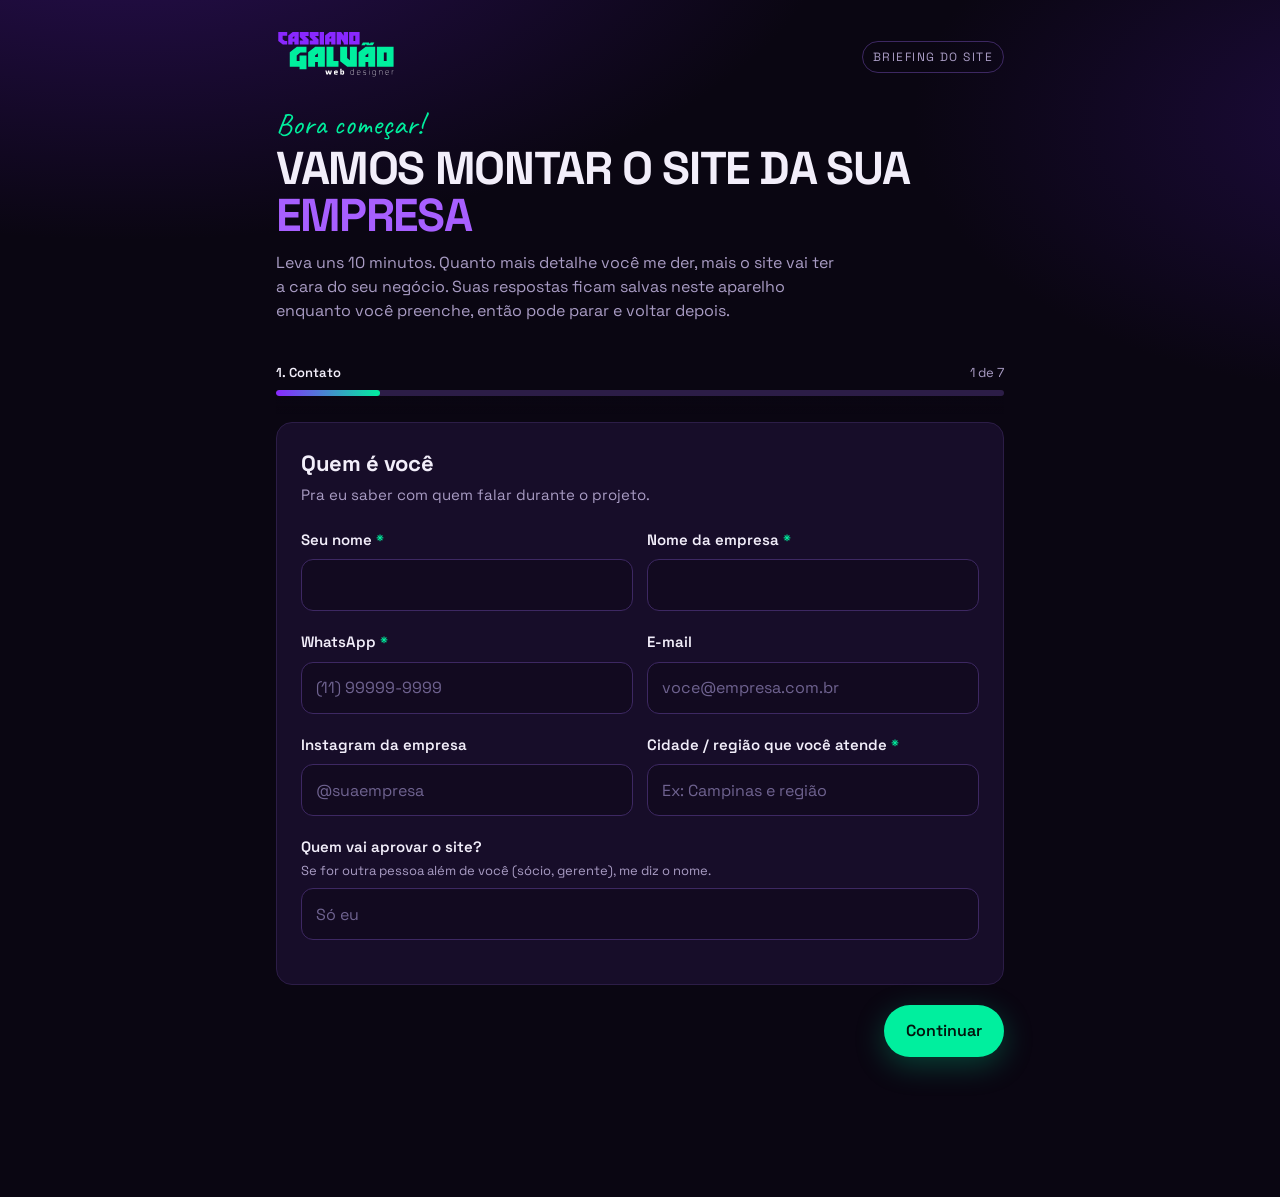
<file: brief/index.html>
<!doctype html>
<html lang="pt-BR">
<head>
<meta charset="utf-8">
<meta name="viewport" content="width=device-width, initial-scale=1">
<meta name="robots" content="noindex, nofollow">
<title>Briefing do seu site · Cassiano Galvão</title>
<link rel="icon" href="/assets/img/favicon.svg" type="image/svg+xml">
<link rel="preconnect" href="https://fonts.googleapis.com">
<link rel="preconnect" href="https://fonts.gstatic.com" crossorigin>
<link href="https://fonts.googleapis.com/css2?family=Space+Grotesk:wght@400;500;600;700&family=Caveat:wght@600&display=swap" rel="stylesheet">
<style>
  :root{
    --bg:#0a0612; --bg2:#120a20; --card:#170d29; --line:#2c1d47; --line2:#3d2862;
    --txt:#f2eefa; --muted:#a99cc4; --purple:#8928FF; --purple2:#A75FFF; --green:#00EF9E; --green-ink:#03140D;
    --danger:#ff6b8a; --radius:16px;
    --font:'Space Grotesk',system-ui,-apple-system,Segoe UI,Roboto,sans-serif;
  }
  :root{color-scheme:dark}
  *{box-sizing:border-box}
  html,body{margin:0}
  body{background:radial-gradient(1200px 600px at 10% -10%,#2a0f55 0%,transparent 60%),radial-gradient(900px 500px at 110% 10%,#1d0b3d 0%,transparent 55%),var(--bg);color:var(--txt);font-family:var(--font);font-size:16px;line-height:1.5;min-height:100vh}
  a{color:var(--green)}
  .wrap{max-width:760px;margin:0 auto;padding:32px 16px 96px}
  header.top{display:flex;align-items:center;justify-content:space-between;gap:12px;margin-bottom:28px}
  .brand{display:block;line-height:0}
  .brand img{width:120px;height:auto}
  .tag{font-size:12px;letter-spacing:.12em;text-transform:uppercase;color:var(--muted);border:1px solid var(--line2);padding:6px 10px;border-radius:999px}
  .hello{font-family:'Caveat',cursive;color:var(--green);font-size:30px;line-height:1;margin:0 0 6px}
  h1{font-size:clamp(30px,6vw,46px);line-height:1.02;letter-spacing:-.03em;margin:0 0 12px;text-transform:uppercase}
  h1 em{font-style:normal;color:var(--purple2)}
  .lead{color:var(--muted);margin:0 0 28px;max-width:56ch}

  .progress{position:sticky;top:0;z-index:5;background:linear-gradient(var(--bg) 70%,transparent);padding:12px 0 18px;margin-bottom:8px}
  .progress-meta{display:flex;justify-content:space-between;font-size:13px;color:var(--muted);margin-bottom:8px}
  .progress-meta b{color:var(--txt);font-weight:600}
  .bar{height:6px;background:var(--line);border-radius:999px;overflow:hidden}
  .bar i{display:block;height:100%;width:0;background:linear-gradient(90deg,var(--purple),var(--green));border-radius:999px;transition:width .35s ease}

  form{margin:0}
  .step{display:none;background:var(--card);border:1px solid var(--line);border-radius:var(--radius);padding:24px}
  .step.active{display:block;animation:in .3s ease}
  @keyframes in{from{opacity:0;transform:translateY(8px)}to{opacity:1;transform:none}}
  .step h2{font-size:22px;letter-spacing:-.02em;margin:0 0 4px}
  .step .sub{color:var(--muted);margin:0 0 22px;font-size:15px}

  .field{margin-bottom:20px}
  .field>label,.field>.label{display:block;font-weight:600;font-size:15px;margin-bottom:8px}
  .req{color:var(--green)}
  .hint{display:block;color:var(--muted);font-size:13px;font-weight:400;margin-top:2px}
  input[type=text],input[type=email],input[type=tel],input[type=url],input[type=date],textarea,select{width:100%;background:var(--bg2);border:1px solid var(--line2);color:var(--txt);border-radius:12px;padding:13px 14px;font:inherit;font-size:16px;outline:none;transition:border-color .15s,box-shadow .15s}
  textarea{min-height:110px;resize:vertical}
  input::placeholder,textarea::placeholder{color:#6f6390}
  input:focus,textarea:focus,select:focus{border-color:var(--purple2);box-shadow:0 0 0 3px rgba(167,95,255,.2)}
  .row{display:grid;grid-template-columns:1fr 1fr;column-gap:14px}
  /* rótulos de alturas diferentes: os campos ficam sempre na mesma linha */
  @supports (grid-template-rows:subgrid){
    .row{grid-template-rows:auto auto auto}
    .row>.field{display:grid;grid-row:span 3;grid-template-rows:subgrid;row-gap:0}
    .row>.field>label{align-self:end}
  }
  @supports not (grid-template-rows:subgrid){
    .row{align-items:end}
  }
  input[type=date]{-webkit-appearance:none;appearance:none;min-height:52px;display:block}
  input[type=date]::-webkit-calendar-picker-indicator{filter:invert(1);opacity:.6;cursor:pointer}
  input[type=text],input[type=email],input[type=tel],input[type=url],input[type=date]{height:52px}
  @media (max-width:600px){
    .row{grid-template-columns:1fr}
    @supports (grid-template-rows:subgrid){.row{grid-template-rows:none}.row>.field{display:block}}
  }

  .chips{display:flex;flex-wrap:wrap;gap:8px}
  .chip{position:relative}
  .chip input{position:absolute;opacity:0;pointer-events:none}
  .chip span{display:inline-flex;align-items:center;gap:6px;padding:10px 14px;border:1px solid var(--line2);border-radius:999px;background:var(--bg2);cursor:pointer;font-size:15px;user-select:none;transition:all .15s}
  .chip input:checked+span{border-color:var(--green);background:rgba(0,239,158,.12);color:var(--txt)}
  .chip input:focus-visible+span{box-shadow:0 0 0 3px rgba(0,239,158,.35)}

  .drop{border:1.5px dashed var(--line2);border-radius:12px;padding:18px;text-align:center;background:var(--bg2);cursor:pointer;transition:border-color .15s}
  .drop:hover,.drop.over{border-color:var(--green)}
  .drop input{display:none}
  .drop strong{display:block}
  .drop small{color:var(--muted)}
  .files{list-style:none;padding:0;margin:10px 0 0;font-size:14px;color:var(--muted)}
  .files li{display:flex;justify-content:space-between;gap:10px;padding:6px 0;border-bottom:1px solid var(--line)}

  .note{background:rgba(137,40,255,.1);border:1px solid rgba(137,40,255,.35);border-radius:12px;padding:12px 14px;font-size:14px;color:#d9ccf7;margin:0 0 20px}
  .error{color:var(--danger);font-size:13px;margin-top:6px;display:none}
  .invalid .error{display:block}
  .invalid input,.invalid textarea,.invalid select,.invalid .chips span{border-color:var(--danger)}

  .nav{display:flex;justify-content:space-between;gap:12px;margin-top:20px}
  .btn{appearance:none;border:0;border-radius:999px;padding:14px 22px;font:inherit;font-weight:600;font-size:16px;cursor:pointer;transition:transform .1s,opacity .15s}
  .btn:active{transform:scale(.98)}
  .btn-ghost{background:transparent;color:var(--txt);border:1px solid var(--line2)}
  .btn-primary{background:var(--green);color:var(--green-ink);box-shadow:0 8px 30px rgba(0,239,158,.25);margin-left:auto}
  .btn[disabled]{opacity:.55;cursor:wait}
  .saved{font-size:12px;color:var(--muted);text-align:center;margin-top:14px;min-height:18px}

  .review dl{margin:0;display:grid;grid-template-columns:minmax(120px,38%) 1fr;gap:8px 16px;font-size:14px}
  .review dt{color:var(--muted)}
  .review dd{margin:0;word-break:break-word;white-space:pre-wrap}
  .review h3{font-size:14px;letter-spacing:.08em;text-transform:uppercase;color:var(--green);margin:22px 0 10px}
  .review h3:first-child{margin-top:0}
  .review .edit{background:none;border:0;color:var(--purple2);font:inherit;font-size:13px;cursor:pointer;padding:0;margin-left:8px;text-transform:none;letter-spacing:0}

  .done{display:none;text-align:center;background:var(--card);border:1px solid var(--line);border-radius:var(--radius);padding:40px 24px}
  .done.show{display:block;animation:in .3s ease}
  .done .ok{width:64px;height:64px;border-radius:50%;background:rgba(0,239,158,.15);color:var(--green);display:grid;place-items:center;margin:0 auto 16px;font-size:32px}
  .done h2{margin:0 0 8px;font-size:26px}
  .done p{color:var(--muted);margin:0 auto 22px;max-width:46ch}
  .hp{position:absolute;left:-9999px;width:1px;height:1px;overflow:hidden}
</style>
</head>
<body>
<div class="wrap">
  <header class="top">
    <a class="brand" href="/" aria-label="Cassiano Galvão"><img src="/assets/img/logo.svg" alt="Cassiano Galvão — web designer" width="120" height="49"></a>
    <div class="tag">Briefing do site</div>
  </header>

  <p class="hello">Bora começar!</p>
  <h1>Vamos montar o site da sua <em>empresa</em></h1>
  <p class="lead">Leva uns 10 minutos. Quanto mais detalhe você me der, mais o site vai ter a cara do seu negócio. Suas respostas ficam salvas neste aparelho enquanto você preenche, então pode parar e voltar depois.</p>

  <div class="progress" aria-live="polite">
    <div class="progress-meta"><span id="stepName"><b>1. Contato</b></span><span id="stepCount">1 de 7</span></div>
    <div class="bar"><i id="barFill"></i></div>
  </div>

  <form id="briefing" novalidate enctype="multipart/form-data">
    <div class="hp" aria-hidden="true"><label>Não preencha<input type="text" name="website" tabindex="-1" autocomplete="off"></label></div>

    <!-- 1. CONTATO -->
    <section class="step active" data-title="Contato">
      <h2>Quem é você</h2>
      <p class="sub">Pra eu saber com quem falar durante o projeto.</p>
      <div class="row">
        <div class="field" data-required><label for="nome">Seu nome <span class="req">*</span></label><input id="nome" name="nome" type="text" autocomplete="name"><div class="error">Me diz seu nome.</div></div>
        <div class="field" data-required><label for="empresa">Nome da empresa <span class="req">*</span></label><input id="empresa" name="empresa" type="text" autocomplete="organization"><div class="error">Qual o nome da empresa?</div></div>
      </div>
      <div class="row">
        <div class="field" data-required><label for="whatsapp">WhatsApp <span class="req">*</span></label><input id="whatsapp" name="whatsapp" type="tel" inputmode="tel" placeholder="(11) 99999-9999" autocomplete="tel"><div class="error">Coloque um WhatsApp com DDD.</div></div>
        <div class="field"><label for="email">E-mail</label><input id="email" name="email" type="email" inputmode="email" placeholder="voce@empresa.com.br" autocomplete="email"><div class="error">Esse e-mail parece incompleto.</div></div>
      </div>
      <div class="row">
        <div class="field"><label for="instagram">Instagram da empresa</label><input id="instagram" name="instagram" type="text" placeholder="@suaempresa"></div>
        <div class="field" data-required><label for="cidade">Cidade / região que você atende <span class="req">*</span></label><input id="cidade" name="cidade" type="text" placeholder="Ex: Campinas e região"><div class="error">Onde ficam seus clientes?</div></div>
      </div>
      <div class="field"><label for="aprovador">Quem vai aprovar o site?<span class="hint">Se for outra pessoa além de você (sócio, gerente), me diz o nome.</span></label><input id="aprovador" name="aprovador" type="text" placeholder="Só eu"></div>
    </section>

    <!-- 2. NEGÓCIO -->
    <section class="step" data-title="Negócio">
      <h2>Sobre o seu negócio</h2>
      <p class="sub">É daqui que saem os textos do site. Escreva do seu jeito, sem se preocupar com a forma.</p>
      <div class="field" data-required><label for="descricao">O que a sua empresa faz? <span class="req">*</span><span class="hint">Como você explicaria pra alguém que nunca ouviu falar de você.</span></label><textarea id="descricao" name="descricao"></textarea><div class="error">Me conta um pouco do que vocês fazem.</div></div>
      <div class="field" data-required><label for="servicos">Principais serviços ou produtos <span class="req">*</span><span class="hint">Um por linha. Coloque primeiro o que mais vende ou o que você mais quer vender.</span></label><textarea id="servicos" name="servicos" placeholder="Ex:&#10;Limpeza de pele&#10;Peeling&#10;Botox"></textarea><div class="error">Liste pelo menos um serviço ou produto.</div></div>
      <div class="field" data-required><label for="diferencial">Por que o cliente escolhe você e não o concorrente? <span class="req">*</span><span class="hint">Atendimento, experiência, preço, garantia, rapidez, tecnologia…</span></label><textarea id="diferencial" name="diferencial"></textarea><div class="error">Esse é o argumento mais importante do site.</div></div>
      <div class="field"><label for="publico">Quem é o seu cliente ideal?<span class="hint">Idade, perfil, o problema que ele tem quando te procura.</span></label><textarea id="publico" name="publico"></textarea></div>
      <div class="row">
        <div class="field"><label for="anos">Há quanto tempo a empresa existe?</label><input id="anos" name="anos" type="text" placeholder="Ex: 8 anos"></div>
        <div class="field"><label for="numeros">Algum número que impressiona?<span class="hint">Clientes atendidos, projetos, nota no Google…</span></label><input id="numeros" name="numeros" type="text" placeholder="Ex: +2.000 clientes"></div>
      </div>
      <div class="field"><label for="concorrentes">Concorrentes que você conhece<span class="hint">Nome ou site. Serve pra eu ver o que o mercado faz e fazer melhor.</span></label><textarea id="concorrentes" name="concorrentes" style="min-height:80px"></textarea></div>
    </section>

    <!-- 3. OBJETIVOS -->
    <section class="step" data-title="Objetivos">
      <h2>O que o site precisa fazer</h2>
      <p class="sub">Isso define a estrutura de cada página.</p>
      <div class="field" data-required data-group="objetivos"><span class="label">Objetivos do site <span class="req">*</span><span class="hint">Pode marcar mais de um.</span></span>
        <div class="chips">
          <label class="chip"><input type="checkbox" name="objetivos[]" value="Passar credibilidade"><span>Passar credibilidade</span></label>
          <label class="chip"><input type="checkbox" name="objetivos[]" value="Gerar contatos no WhatsApp"><span>Gerar contatos no WhatsApp</span></label>
          <label class="chip"><input type="checkbox" name="objetivos[]" value="Aparecer no Google"><span>Aparecer no Google</span></label>
          <label class="chip"><input type="checkbox" name="objetivos[]" value="Agendamentos"><span>Receber agendamentos</span></label>
          <label class="chip"><input type="checkbox" name="objetivos[]" value="Mostrar portfólio"><span>Mostrar portfólio / trabalhos</span></label>
          <label class="chip"><input type="checkbox" name="objetivos[]" value="Vender online"><span>Vender online</span></label>
        </div><div class="error">Marque pelo menos um objetivo.</div></div>
      <div class="field" data-required data-group="acao"><span class="label">Quando alguém entrar no site, qual a ação mais importante? <span class="req">*</span></span>
        <div class="chips">
          <label class="chip"><input type="radio" name="acao" value="Chamar no WhatsApp"><span>Chamar no WhatsApp</span></label>
          <label class="chip"><input type="radio" name="acao" value="Ligar"><span>Ligar</span></label>
          <label class="chip"><input type="radio" name="acao" value="Preencher formulário"><span>Preencher formulário</span></label>
          <label class="chip"><input type="radio" name="acao" value="Agendar horário"><span>Agendar horário</span></label>
          <label class="chip"><input type="radio" name="acao" value="Ir até o endereço"><span>Ir até o endereço</span></label>
        </div><div class="error">Escolha a ação principal.</div></div>
      <div class="field"><label for="busca">Como seus clientes te procurariam no Google?<span class="hint">As palavras que eles digitam. Ex: "dentista em Campinas", "manutenção de ar-condicionado SP".</span></label><textarea id="busca" name="busca" style="min-height:80px"></textarea></div>
      <div class="row">
        <div class="field"><label for="endereco">Endereço que deve aparecer no site</label><input id="endereco" name="endereco" type="text" placeholder="Deixe em branco se atende só online"></div>
        <div class="field"><label for="horario">Horário de atendimento</label><input id="horario" name="horario" type="text" placeholder="Seg a sex, 8h às 18h"></div>
      </div>
    </section>

    <!-- 4. PÁGINAS E CONTEÚDO -->
    <section class="step" data-title="Conteúdo">
      <h2>Páginas e conteúdo</h2>
      <p class="sub">O que vai dentro do site e o que você já tem pronto.</p>
      <div class="field" data-required data-group="paginas"><span class="label">Quais seções/páginas você imagina? <span class="req">*</span><span class="hint">Se não souber, marque o que parece fazer sentido. A gente ajusta junto.</span></span>
        <div class="chips">
          <label class="chip"><input type="checkbox" name="paginas[]" value="Início"><span>Início</span></label>
          <label class="chip"><input type="checkbox" name="paginas[]" value="Sobre"><span>Sobre</span></label>
          <label class="chip"><input type="checkbox" name="paginas[]" value="Serviços"><span>Serviços</span></label>
          <label class="chip"><input type="checkbox" name="paginas[]" value="Portfólio / Galeria"><span>Portfólio / Galeria</span></label>
          <label class="chip"><input type="checkbox" name="paginas[]" value="Depoimentos"><span>Depoimentos</span></label>
          <label class="chip"><input type="checkbox" name="paginas[]" value="Perguntas frequentes"><span>Perguntas frequentes</span></label>
          <label class="chip"><input type="checkbox" name="paginas[]" value="Equipe"><span>Equipe</span></label>
          <label class="chip"><input type="checkbox" name="paginas[]" value="Blog"><span>Blog</span></label>
          <label class="chip"><input type="checkbox" name="paginas[]" value="Contato"><span>Contato</span></label>
        </div><div class="error">Marque pelo menos uma seção.</div></div>
      <div class="field" data-required data-group="textos"><span class="label">Você já tem os textos do site? <span class="req">*</span></span>
        <div class="chips">
          <label class="chip"><input type="radio" name="textos" value="Sim, tenho prontos"><span>Sim, tenho prontos</span></label>
          <label class="chip"><input type="radio" name="textos" value="Tenho uma parte"><span>Tenho uma parte</span></label>
          <label class="chip"><input type="radio" name="textos" value="Não, preciso que escreva"><span>Não, preciso que você escreva</span></label>
        </div><div class="error">Escolha uma opção.</div></div>
      <div class="field" data-required data-group="fotos"><span class="label">E fotos? <span class="req">*</span></span>
        <div class="chips">
          <label class="chip"><input type="radio" name="fotos" value="Tenho fotos profissionais"><span>Tenho fotos profissionais</span></label>
          <label class="chip"><input type="radio" name="fotos" value="Tenho fotos de celular"><span>Tenho fotos de celular</span></label>
          <label class="chip"><input type="radio" name="fotos" value="Não tenho, usar banco de imagens"><span>Não tenho, pode usar banco de imagens</span></label>
        </div><div class="error">Escolha uma opção.</div></div>
      <div class="field"><label for="depoimentos">Depoimentos de clientes<span class="hint">Cole aqui os que você tem (com o nome do cliente), ou o link das suas avaliações no Google.</span></label><textarea id="depoimentos" name="depoimentos"></textarea></div>
      <div class="field"><label for="faq">Perguntas que os clientes sempre fazem<span class="hint">Viram a seção de perguntas frequentes e ajudam no Google.</span></label><textarea id="faq" name="faq" style="min-height:80px"></textarea></div>
    </section>

    <!-- 5. IDENTIDADE VISUAL -->
    <section class="step" data-title="Visual">
      <h2>Identidade visual</h2>
      <p class="sub">Pra o site ficar com a cara da sua marca.</p>
      <div class="field" data-required data-group="logo"><span class="label">Você tem logo? <span class="req">*</span></span>
        <div class="chips">
          <label class="chip"><input type="radio" name="logo" value="Sim, em boa qualidade"><span>Sim, em boa qualidade</span></label>
          <label class="chip"><input type="radio" name="logo" value="Sim, mas em baixa qualidade"><span>Sim, mas em baixa qualidade</span></label>
          <label class="chip"><input type="radio" name="logo" value="Não tenho"><span>Não tenho</span></label>
        </div><div class="error">Escolha uma opção.</div></div>
      <p class="note" id="noLogoNote" hidden>Sem problema. A criação de logo não está incluída no site, mas a gente conversa sobre a melhor saída antes de começar.</p>
      <div class="field"><span class="label">Envie logo, manual da marca e fotos<span class="hint">Imagens (JPG, PNG, WEBP, SVG), PDF, AI ou ZIP. Até 10 MB por arquivo, até 15 arquivos.</span></span>
        <label class="drop" id="drop"><input type="file" id="arquivos" name="arquivos[]" multiple accept=".jpg,.jpeg,.png,.webp,.svg,.pdf,.ai,.eps,.zip"><strong>Toque para escolher arquivos</strong><small>ou arraste para cá</small></label>
        <ul class="files" id="fileList"></ul></div>
      <div class="field"><label for="drive">Ou cole um link do Google Drive / Dropbox<span class="hint">Útil se forem muitas fotos. Deixe o link com acesso liberado.</span></label><input id="drive" name="drive" type="url" placeholder="https://drive.google.com/…"></div>
      <div class="field"><label for="cores">Cores da marca<span class="hint">Nome ou código da cor. Ex: azul marinho e dourado, #1E3A8A.</span></label><input id="cores" name="cores" type="text"></div>
      <div class="field" data-group="estilo"><span class="label">Que sensação o site deve passar?<span class="hint">Marque até 3.</span></span>
        <div class="chips" data-max="3">
          <label class="chip"><input type="checkbox" name="estilo[]" value="Moderno"><span>Moderno</span></label>
          <label class="chip"><input type="checkbox" name="estilo[]" value="Sofisticado"><span>Sofisticado</span></label>
          <label class="chip"><input type="checkbox" name="estilo[]" value="Acolhedor"><span>Acolhedor</span></label>
          <label class="chip"><input type="checkbox" name="estilo[]" value="Minimalista"><span>Minimalista</span></label>
          <label class="chip"><input type="checkbox" name="estilo[]" value="Ousado"><span>Ousado</span></label>
          <label class="chip"><input type="checkbox" name="estilo[]" value="Tecnológico"><span>Tecnológico</span></label>
          <label class="chip"><input type="checkbox" name="estilo[]" value="Clássico / tradicional"><span>Clássico / tradicional</span></label>
          <label class="chip"><input type="checkbox" name="estilo[]" value="Divertido"><span>Divertido</span></label>
        </div></div>
      <div class="field"><label for="referencias">Sites que você gosta (de qualquer área)<span class="hint">Um link por linha, e o que você gosta em cada um.</span></label><textarea id="referencias" name="referencias" placeholder="https://… — gosto das cores e das fotos grandes"></textarea></div>
      <div class="field"><label for="evitar">Tem algo que você NÃO quer no site?</label><textarea id="evitar" name="evitar" style="min-height:70px" placeholder="Ex: nada de cor rosa, sem fotos de banco muito genéricas"></textarea></div>
    </section>

    <!-- 6. DOMÍNIO E TÉCNICO -->
    <section class="step" data-title="Técnico">
      <h2>Domínio e detalhes técnicos</h2>
      <p class="sub">Se não souber alguma, pode marcar "não sei". Eu resolvo.</p>
      <div class="field" data-required data-group="dominio"><span class="label">Você já tem domínio (www.suaempresa.com.br)? <span class="req">*</span></span>
        <div class="chips">
          <label class="chip"><input type="radio" name="dominio" value="Sim"><span>Sim</span></label>
          <label class="chip"><input type="radio" name="dominio" value="Não"><span>Não, preciso registrar</span></label>
          <label class="chip"><input type="radio" name="dominio" value="Não sei"><span>Não sei</span></label>
        </div><div class="error">Escolha uma opção.</div></div>
      <div class="field" id="dominioNomeField"><label for="dominio_nome">Qual o domínio (ou o que você gostaria)?</label><input id="dominio_nome" name="dominio_nome" type="text" placeholder="suaempresa.com.br"></div>
      <div class="field" data-group="site_atual"><span class="label">Já existe um site no ar hoje?</span>
        <div class="chips">
          <label class="chip"><input type="radio" name="site_atual" value="Sim"><span>Sim</span></label>
          <label class="chip"><input type="radio" name="site_atual" value="Não"><span>Não</span></label>
        </div></div>
      <div class="field"><label for="acesso">Onde o domínio/site está registrado hoje?<span class="hint">Registro.br, Hostinger, GoDaddy, Wix… Não mande senha aqui. A gente combina o acesso pelo WhatsApp.</span></label><input id="acesso" name="acesso" type="text"></div>
      <div class="field" data-group="extras"><span class="label">Precisa de alguma dessas integrações?</span>
        <div class="chips">
          <label class="chip"><input type="checkbox" name="extras[]" value="E-mail profissional"><span>E-mail profissional</span></label>
          <label class="chip"><input type="checkbox" name="extras[]" value="Google Meu Negócio"><span>Google Meu Negócio</span></label>
          <label class="chip"><input type="checkbox" name="extras[]" value="Pixel da Meta"><span>Pixel da Meta (anúncios)</span></label>
          <label class="chip"><input type="checkbox" name="extras[]" value="Google Analytics"><span>Google Analytics</span></label>
          <label class="chip"><input type="checkbox" name="extras[]" value="Agenda online"><span>Agenda online</span></label>
          <label class="chip"><input type="checkbox" name="extras[]" value="Mapa"><span>Mapa do endereço</span></label>
        </div></div>
      <div class="field"><label for="redes">Links das redes sociais<span class="hint">Um por linha: Instagram, Facebook, LinkedIn, YouTube, TikTok…</span></label><textarea id="redes" name="redes" style="min-height:80px"></textarea></div>
      <div class="row">
        <div class="field"><label for="data_limite">Tem alguma data importante?<span class="hint">Lançamento, evento, campanha.</span></label><input id="data_limite" name="data_limite" type="date"></div>
        <div class="field"><label for="obs">Mais alguma coisa?</label><input id="obs" name="obs" type="text" placeholder="Qualquer detalhe que eu deva saber"></div>
      </div>
    </section>

    <!-- 7. REVISÃO -->
    <section class="step" data-title="Revisão">
      <h2>Confere tudo antes de enviar</h2>
      <p class="sub">Toque em "editar" pra voltar em qualquer parte.</p>
      <div class="review" id="review"></div>
      <p class="error" id="sendError" style="margin-top:16px"></p>
    </section>

    <div class="nav">
      <button type="button" class="btn btn-ghost" id="prev" hidden>Voltar</button>
      <button type="button" class="btn btn-primary" id="next">Continuar</button>
    </div>
    <p class="saved" id="saved"></p>
  </form>

  <div class="done" id="done">
    <div class="ok">✓</div>
    <h2>Briefing recebido!</h2>
    <p>Obrigado! Já estou com tudo aqui. Assim que eu confirmar o sinal, te mando a data de entrega do seu site.</p>
    <a class="btn btn-primary" id="waDone" style="display:inline-block;margin:0;text-decoration:none" href="#" target="_blank" rel="noopener">Avisar o Cassiano no WhatsApp</a>
  </div>
</div>

<script>
(function(){
  // ===== Configuração =====
  var WHATSAPP = '5522997560717';           // seu número com DDI e DDD
  var ENDPOINT = 'enviar.php';              // arquivo PHP que recebe o briefing
  var STORE = 'cg_briefing_v1';

  var form = document.getElementById('briefing');
  var steps = Array.prototype.slice.call(form.querySelectorAll('.step'));
  var prev = document.getElementById('prev'), next = document.getElementById('next');
  var barFill = document.getElementById('barFill'), stepName = document.getElementById('stepName'), stepCount = document.getElementById('stepCount');
  var savedEl = document.getElementById('saved');
  var fileInput = document.getElementById('arquivos'), fileList = document.getElementById('fileList'), drop = document.getElementById('drop');
  var current = 0, pickedFiles = [];
  var MAX_FILES = 15, MAX_SIZE = 10 * 1024 * 1024;

  // ----- rascunho local -----
  function storeGet(){ try { return JSON.parse(localStorage.getItem(STORE) || 'null'); } catch(e){ return null; } }
  function storeSet(v){ try { localStorage.setItem(STORE, JSON.stringify(v)); return true; } catch(e){ return false; } }
  function storeClear(){ try { localStorage.removeItem(STORE); } catch(e){} }

  function collect(){
    var data = {};
    Array.prototype.forEach.call(form.elements, function(el){
      if (!el.name || el.type === 'file' || el.name === 'website') return;
      if (el.type === 'checkbox'){ (data[el.name] = data[el.name] || []); if (el.checked) data[el.name].push(el.value); }
      else if (el.type === 'radio'){ if (el.checked) data[el.name] = el.value; else if (!(el.name in data)) data[el.name] = ''; }
      else data[el.name] = el.value;
    });
    return data;
  }
  function restore(d){
    if (!d) return;
    Array.prototype.forEach.call(form.elements, function(el){
      if (!el.name || !(el.name in d) || el.type === 'file') return;
      var v = d[el.name];
      if (el.type === 'checkbox') el.checked = Array.isArray(v) && v.indexOf(el.value) > -1;
      else if (el.type === 'radio') el.checked = (v === el.value);
      else el.value = v;
    });
  }
  var saveTimer;
  function saveDraft(){
    clearTimeout(saveTimer);
    saveTimer = setTimeout(function(){
      if (storeSet({ step: current, data: collect() })) savedEl.textContent = 'Rascunho salvo neste aparelho';
    }, 400);
  }

  // ----- pré-preenchimento pela URL: /briefing/?nome=Ana&empresa=Clinica%20X&whatsapp=11999999999 -----
  function prefillFromUrl(){
    var p = new URLSearchParams(location.search);
    ['nome','empresa','whatsapp','email','cidade','instagram'].forEach(function(k){
      var el = form.elements[k];
      if (p.get(k) && el && !el.value) el.value = p.get(k);
    });
  }

  // ----- navegação -----
  function show(i){
    current = Math.max(0, Math.min(i, steps.length - 1));
    steps.forEach(function(s, idx){ s.classList.toggle('active', idx === current); });
    prev.hidden = current === 0;
    var last = current === steps.length - 1;
    next.textContent = last ? 'Enviar briefing' : 'Continuar';
    barFill.style.width = ((current + 1) / steps.length * 100) + '%';
    stepName.innerHTML = '<b>' + (current + 1) + '. ' + steps[current].dataset.title + '</b>';
    stepCount.textContent = (current + 1) + ' de ' + steps.length;
    if (last) buildReview();
    window.scrollTo({ top: 0, behavior: 'smooth' });
  }

  function validStep(i){
    var ok = true, first = null;
    steps[i].querySelectorAll('.field').forEach(function(f){
      f.classList.remove('invalid');
      var bad = false;
      if (f.hasAttribute('data-required')){
        var group = f.getAttribute('data-group');
        if (group){ bad = !f.querySelector('input:checked'); }
        else { var inp = f.querySelector('input,textarea,select'); bad = !inp.value.trim(); }
      }
      var em = f.querySelector('input[type=email]');
      if (!bad && em && em.value.trim() && !/^[^\s@]+@[^\s@]+\.[^\s@]+$/.test(em.value.trim())) bad = true;
      var tel = f.querySelector('input[type=tel]');
      if (!bad && tel && tel.value.trim() && tel.value.replace(/\D/g,'').length < 10) bad = true;
      if (bad){ f.classList.add('invalid'); ok = false; if (!first) first = f; }
    });
    if (first){ first.scrollIntoView({ behavior: 'smooth', block: 'center' }); var x = first.querySelector('input,textarea'); if (x && x.type !== 'checkbox' && x.type !== 'radio') x.focus({ preventScroll: true }); }
    return ok;
  }

  next.addEventListener('click', function(){
    if (current < steps.length - 1){ if (validStep(current)){ show(current + 1); saveDraft(); } }
    else submit();
  });
  prev.addEventListener('click', function(){ show(current - 1); saveDraft(); });

  form.addEventListener('input', function(e){ var f = e.target.closest('.field'); if (f) f.classList.remove('invalid'); saveDraft(); toggles(); });
  form.addEventListener('change', function(e){
    var f = e.target.closest('.field'); if (f) f.classList.remove('invalid');
    var box = e.target.closest('[data-max]');
    if (box && e.target.checked){ var max = +box.dataset.max; if (box.querySelectorAll('input:checked').length > max) e.target.checked = false; }
    saveDraft(); toggles();
  });
  form.addEventListener('keydown', function(e){ if (e.key === 'Enter' && e.target.tagName === 'INPUT' && e.target.type !== 'file'){ e.preventDefault(); next.click(); } });

  function toggles(){
    var logo = form.querySelector('input[name=logo]:checked');
    document.getElementById('noLogoNote').hidden = !(logo && logo.value === 'Não tenho');
    var dom = form.querySelector('input[name=dominio]:checked');
    document.getElementById('dominioNomeField').hidden = !!(dom && dom.value === 'Não sei');
  }

  // ----- arquivos -----
  function renderFiles(){
    fileList.innerHTML = '';
    pickedFiles.forEach(function(f, idx){
      var li = document.createElement('li');
      var name = document.createElement('span'); name.textContent = f.name + ' · ' + (f.size / 1048576).toFixed(1) + ' MB';
      var rm = document.createElement('button'); rm.type = 'button'; rm.className = 'edit'; rm.textContent = 'remover';
      rm.style.cssText = 'background:none;border:0;color:#A75FFF;cursor:pointer;font:inherit';
      rm.onclick = function(){ pickedFiles.splice(idx, 1); renderFiles(); };
      li.appendChild(name); li.appendChild(rm); fileList.appendChild(li);
    });
  }
  function addFiles(list){
    var skipped = [];
    Array.prototype.forEach.call(list, function(f){
      if (pickedFiles.length >= MAX_FILES){ skipped.push(f.name + ' (limite de ' + MAX_FILES + ' arquivos)'); return; }
      if (f.size > MAX_SIZE){ skipped.push(f.name + ' (maior que 10 MB)'); return; }
      pickedFiles.push(f);
    });
    renderFiles();
    if (skipped.length) alert('Não adicionei:\n' + skipped.join('\n') + '\n\nPara arquivos grandes, use o link do Google Drive.');
  }
  fileInput.addEventListener('change', function(){ addFiles(fileInput.files); fileInput.value = ''; });
  ['dragenter','dragover'].forEach(function(ev){ drop.addEventListener(ev, function(e){ e.preventDefault(); drop.classList.add('over'); }); });
  ['dragleave','drop'].forEach(function(ev){ drop.addEventListener(ev, function(e){ e.preventDefault(); drop.classList.remove('over'); }); });
  drop.addEventListener('drop', function(e){ if (e.dataTransfer && e.dataTransfer.files) addFiles(e.dataTransfer.files); });

  // ----- revisão -----
  function esc(s){ return String(s).replace(/[&<>"']/g, function(c){ return { '&':'&amp;','<':'&lt;','>':'&gt;','"':'&quot;',"'":'&#39;' }[c]; }); }
  function buildReview(){
    var d = collect(), html = '';
    steps.slice(0, -1).forEach(function(s, idx){
      var rows = '';
      s.querySelectorAll('.field').forEach(function(f){
        if (f.hidden) return;
        var lab = f.querySelector('label,.label'); if (!lab) return;
        var title = lab.childNodes[0].textContent.trim();
        var inp = f.querySelector('input,textarea,select'); if (!inp) return;
        var v;
        if (inp.type === 'file') v = pickedFiles.length ? pickedFiles.map(function(x){ return x.name; }).join(', ') : '';
        else { v = d[inp.name]; if (Array.isArray(v)) v = v.join(', '); }
        if (v) rows += '<dt>' + esc(title) + '</dt><dd>' + esc(v) + '</dd>';
      });
      html += '<h3>' + (idx + 1) + '. ' + esc(s.dataset.title) + '<button type="button" class="edit" data-go="' + idx + '">editar</button></h3>' + (rows ? '<dl>' + rows + '</dl>' : '<p class="hint">Nada preenchido.</p>');
    });
    var r = document.getElementById('review'); r.innerHTML = html;
    r.querySelectorAll('[data-go]').forEach(function(b){ b.onclick = function(){ show(+b.dataset.go); }; });
  }

  // ----- envio -----
  function submit(){
    for (var i = 0; i < steps.length - 1; i++){ if (!validStep(i)){ show(i); validStep(i); return; } }
    var errEl = document.getElementById('sendError');
    errEl.style.display = 'none';
    var fd = new FormData(form);
    fd.delete('arquivos[]');
    pickedFiles.forEach(function(f){ fd.append('arquivos[]', f, f.name); });
    next.disabled = true; prev.disabled = true; next.textContent = pickedFiles.length ? 'Enviando arquivos…' : 'Enviando…';
    fetch(ENDPOINT, { method: 'POST', body: fd })
      .then(function(r){ return r.json().catch(function(){ throw new Error('Resposta inválida do servidor (' + r.status + ').'); }); })
      .then(function(res){
        if (!res.ok) throw new Error(res.error || 'Não consegui enviar.');
        storeClear();
        var d = collect();
        var msg = 'Oi, Cassiano! Acabei de enviar o briefing da ' + (d.empresa || 'minha empresa') + '.';
        document.getElementById('waDone').href = 'https://wa.me/' + WHATSAPP + '?text=' + encodeURIComponent(msg);
        form.hidden = true;
        document.querySelector('.progress').hidden = true;
        document.getElementById('done').classList.add('show');
        window.scrollTo({ top: 0, behavior: 'smooth' });
        try { if (window.fbq) fbq('track', 'SubmitApplication'); } catch(e){}
      })
      .catch(function(err){
        errEl.textContent = err.message + ' Tente de novo. Se continuar, me chama no WhatsApp que eu resolvo.';
        errEl.style.display = 'block';
        next.disabled = false; prev.disabled = false; next.textContent = 'Enviar briefing';
      });
  }

  // ----- início -----
  var draft = storeGet();
  if (draft && draft.data){ restore(draft.data); savedEl.textContent = 'Continuando de onde você parou'; }
  prefillFromUrl();
  toggles();
  show(draft && typeof draft.step === 'number' ? draft.step : 0);
})();
</script>
</body>
</html>
</file>
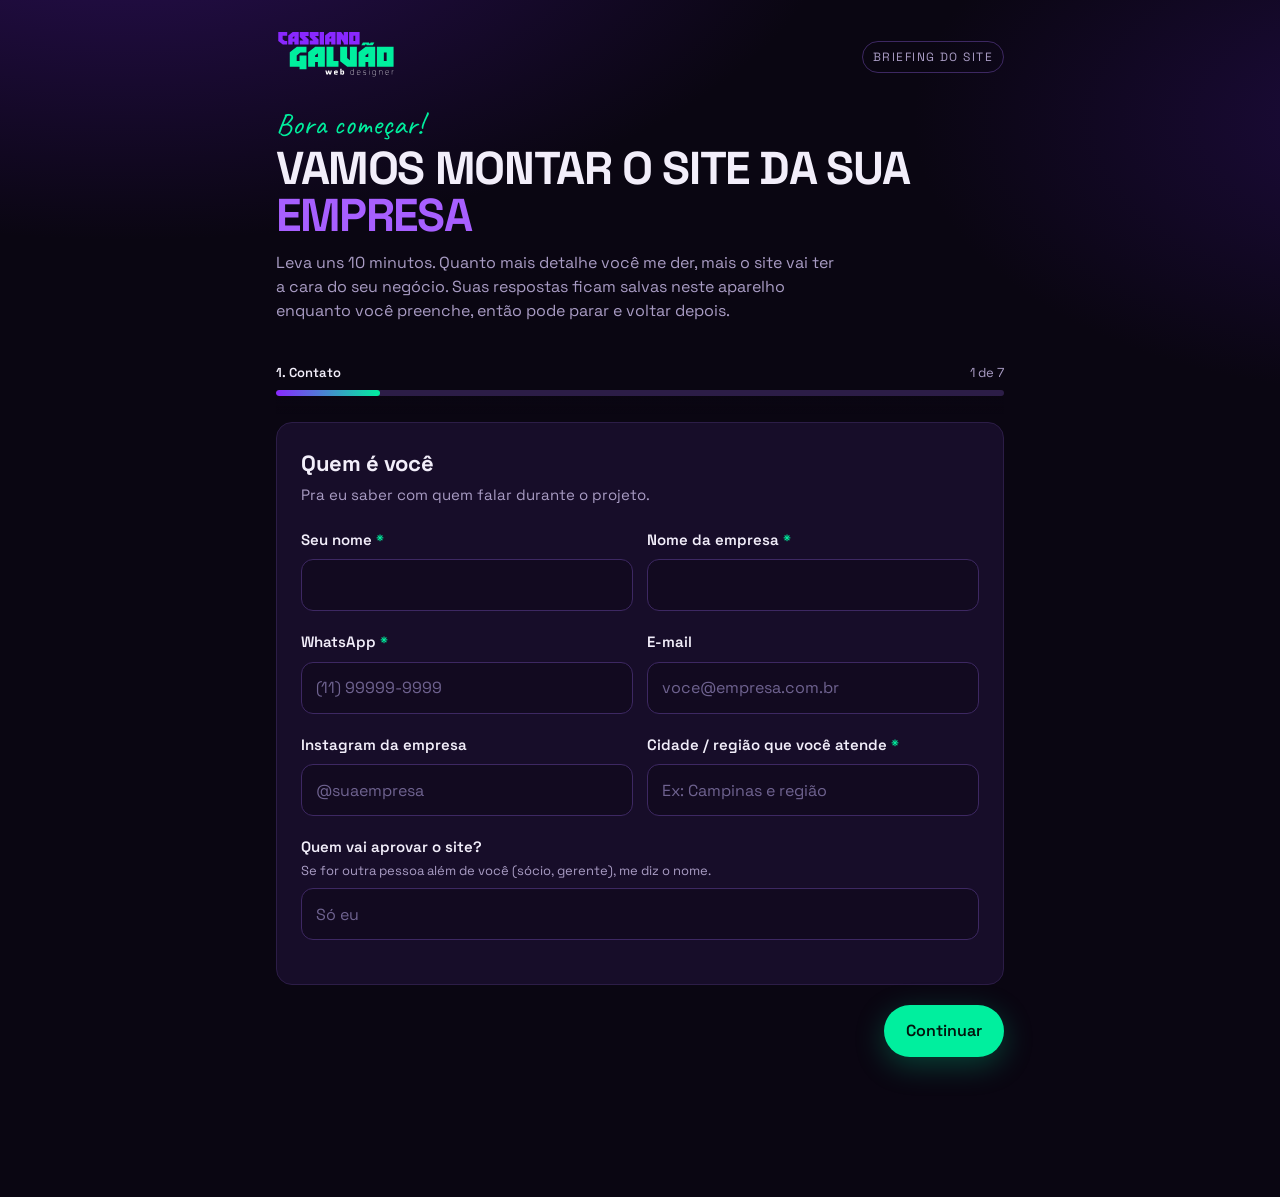
<file: briefing/index.html>
<!doctype html>
<html lang="pt-BR">
<head>
<meta charset="utf-8">
<meta name="viewport" content="width=device-width, initial-scale=1">
<meta name="robots" content="noindex, nofollow">
<title>Briefing do seu site · Cassiano Galvão</title>
<link rel="icon" href="/assets/img/favicon.svg" type="image/svg+xml">
<link rel="apple-touch-icon" href="/assets/img/apple-touch-icon.png">
<link rel="preconnect" href="https://fonts.googleapis.com">
<link rel="preconnect" href="https://fonts.gstatic.com" crossorigin>
<link href="https://fonts.googleapis.com/css2?family=Space+Grotesk:wght@400;500;600;700&family=Caveat:wght@600&display=swap" rel="stylesheet">
<style>
  :root{
    --bg:#0a0612; --bg2:#120a20; --card:#170d29; --line:#2c1d47; --line2:#3d2862;
    --txt:#f2eefa; --muted:#a99cc4; --purple:#8928FF; --purple2:#A75FFF; --green:#00EF9E; --green-ink:#03140D;
    --danger:#ff6b8a; --radius:16px;
    --font:'Space Grotesk',system-ui,-apple-system,Segoe UI,Roboto,sans-serif;
  }
  :root{color-scheme:dark}
  *{box-sizing:border-box}
  html,body{margin:0}
  body{background:radial-gradient(1200px 600px at 10% -10%,#2a0f55 0%,transparent 60%),radial-gradient(900px 500px at 110% 10%,#1d0b3d 0%,transparent 55%),var(--bg);color:var(--txt);font-family:var(--font);font-size:16px;line-height:1.5;min-height:100vh}
  a{color:var(--green)}
  .wrap{max-width:760px;margin:0 auto;padding:32px 16px 96px}
  header.top{display:flex;align-items:center;justify-content:space-between;gap:12px;margin-bottom:28px}
  .brand{display:block;line-height:0}
  .brand img{width:120px;height:auto}
  .tag{font-size:12px;letter-spacing:.12em;text-transform:uppercase;color:var(--muted);border:1px solid var(--line2);padding:6px 10px;border-radius:999px}
  .hello{font-family:'Caveat',cursive;color:var(--green);font-size:30px;line-height:1;margin:0 0 6px}
  h1{font-size:clamp(30px,6vw,46px);line-height:1.02;letter-spacing:-.03em;margin:0 0 12px;text-transform:uppercase}
  h1 em{font-style:normal;color:var(--purple2)}
  .lead{color:var(--muted);margin:0 0 28px;max-width:56ch}

  .progress{position:sticky;top:0;z-index:5;background:linear-gradient(var(--bg) 70%,transparent);padding:12px 0 18px;margin-bottom:8px}
  .progress-meta{display:flex;justify-content:space-between;font-size:13px;color:var(--muted);margin-bottom:8px}
  .progress-meta b{color:var(--txt);font-weight:600}
  .bar{height:6px;background:var(--line);border-radius:999px;overflow:hidden}
  .bar i{display:block;height:100%;width:0;background:linear-gradient(90deg,var(--purple),var(--green));border-radius:999px;transition:width .35s ease}

  form{margin:0}
  .step{display:none;background:var(--card);border:1px solid var(--line);border-radius:var(--radius);padding:24px}
  .step.active{display:block;animation:in .3s ease}
  @keyframes in{from{opacity:0;transform:translateY(8px)}to{opacity:1;transform:none}}
  .step h2{font-size:22px;letter-spacing:-.02em;margin:0 0 4px}
  .step .sub{color:var(--muted);margin:0 0 22px;font-size:15px}

  .field{margin-bottom:20px}
  .field>label,.field>.label{display:block;font-weight:600;font-size:15px;margin-bottom:8px}
  .req{color:var(--green)}
  .hint{display:block;color:var(--muted);font-size:13px;font-weight:400;margin-top:2px}
  input[type=text],input[type=email],input[type=tel],input[type=url],input[type=date],textarea,select{width:100%;background:var(--bg2);border:1px solid var(--line2);color:var(--txt);border-radius:12px;padding:13px 14px;font:inherit;font-size:16px;outline:none;transition:border-color .15s,box-shadow .15s}
  textarea{min-height:110px;resize:vertical}
  input::placeholder,textarea::placeholder{color:#6f6390}
  input:focus,textarea:focus,select:focus{border-color:var(--purple2);box-shadow:0 0 0 3px rgba(167,95,255,.2)}
  .row{display:grid;grid-template-columns:1fr 1fr;column-gap:14px}
  /* rótulos de alturas diferentes: os campos ficam sempre na mesma linha */
  @supports (grid-template-rows:subgrid){
    .row{grid-template-rows:auto auto auto}
    .row>.field{display:grid;grid-row:span 3;grid-template-rows:subgrid;row-gap:0}
    .row>.field>label{align-self:end}
  }
  @supports not (grid-template-rows:subgrid){
    .row{align-items:end}
  }
  input[type=date]{-webkit-appearance:none;appearance:none;min-height:52px;display:block}
  input[type=date]::-webkit-calendar-picker-indicator{filter:invert(1);opacity:.6;cursor:pointer}
  input[type=text],input[type=email],input[type=tel],input[type=url],input[type=date]{height:52px}
  @media (max-width:600px){
    .row{grid-template-columns:1fr}
    @supports (grid-template-rows:subgrid){.row{grid-template-rows:none}.row>.field{display:block}}
  }

  .chips{display:flex;flex-wrap:wrap;gap:8px}
  .chip{position:relative}
  .chip input{position:absolute;opacity:0;pointer-events:none}
  .chip span{display:inline-flex;align-items:center;gap:6px;padding:10px 14px;border:1px solid var(--line2);border-radius:999px;background:var(--bg2);cursor:pointer;font-size:15px;user-select:none;transition:all .15s}
  .chip input:checked+span{border-color:var(--green);background:rgba(0,239,158,.12);color:var(--txt)}
  .chip input:focus-visible+span{box-shadow:0 0 0 3px rgba(0,239,158,.35)}

  .drop{border:1.5px dashed var(--line2);border-radius:12px;padding:18px;text-align:center;background:var(--bg2);cursor:pointer;transition:border-color .15s}
  .drop:hover,.drop.over{border-color:var(--green)}
  .drop input{display:none}
  .drop strong{display:block}
  .drop small{color:var(--muted)}
  .files{list-style:none;padding:0;margin:10px 0 0;font-size:14px;color:var(--muted)}
  .files li{display:flex;justify-content:space-between;gap:10px;padding:6px 0;border-bottom:1px solid var(--line)}

  .note{background:rgba(137,40,255,.1);border:1px solid rgba(137,40,255,.35);border-radius:12px;padding:12px 14px;font-size:14px;color:#d9ccf7;margin:0 0 20px}
  .error{color:var(--danger);font-size:13px;margin-top:6px;display:none}
  .invalid .error{display:block}
  .invalid input,.invalid textarea,.invalid select,.invalid .chips span{border-color:var(--danger)}

  .nav{display:flex;justify-content:space-between;gap:12px;margin-top:20px}
  .btn{appearance:none;border:0;border-radius:999px;padding:14px 22px;font:inherit;font-weight:600;font-size:16px;cursor:pointer;transition:transform .1s,opacity .15s}
  .btn:active{transform:scale(.98)}
  .btn-ghost{background:transparent;color:var(--txt);border:1px solid var(--line2)}
  .btn-primary{background:var(--green);color:var(--green-ink);box-shadow:0 8px 30px rgba(0,239,158,.25);margin-left:auto}
  .btn[disabled]{opacity:.55;cursor:wait}
  .saved{font-size:12px;color:var(--muted);text-align:center;margin-top:14px;min-height:18px}

  .review dl{margin:0;display:grid;grid-template-columns:minmax(120px,38%) 1fr;gap:8px 16px;font-size:14px}
  .review dt{color:var(--muted)}
  .review dd{margin:0;word-break:break-word;white-space:pre-wrap}
  .review h3{font-size:14px;letter-spacing:.08em;text-transform:uppercase;color:var(--green);margin:22px 0 10px}
  .review h3:first-child{margin-top:0}
  .review .edit{background:none;border:0;color:var(--purple2);font:inherit;font-size:13px;cursor:pointer;padding:0;margin-left:8px;text-transform:none;letter-spacing:0}

  .done{display:none;text-align:center;background:var(--card);border:1px solid var(--line);border-radius:var(--radius);padding:40px 24px}
  .done.show{display:block;animation:in .3s ease}
  .done .ok{width:64px;height:64px;border-radius:50%;background:rgba(0,239,158,.15);color:var(--green);display:grid;place-items:center;margin:0 auto 16px;font-size:32px}
  .done h2{margin:0 0 8px;font-size:26px}
  .done p{color:var(--muted);margin:0 auto 22px;max-width:46ch}
  .hp{position:absolute;left:-9999px;width:1px;height:1px;overflow:hidden}
</style>
</head>
<body>
<div class="wrap">
  <header class="top">
    <a class="brand" href="/" aria-label="Cassiano Galvão"><img src="/assets/img/logo.svg" alt="Cassiano Galvão — web designer" width="120" height="49"></a>
    <div class="tag" id="tag">Briefing do site</div>
  </header>

  <div id="intro">
  <p class="hello">Bora começar!</p>
  <h1>Vamos montar o site da sua <em>empresa</em></h1>
  <p class="lead">Leva uns 10 minutos. Quanto mais detalhe você me der, mais o site vai ter a cara do seu negócio. Suas respostas ficam salvas neste aparelho enquanto você preenche, então pode parar e voltar depois.</p>
  </div>

  <div class="progress" aria-live="polite">
    <div class="progress-meta"><span id="stepName"><b>1. Contato</b></span><span id="stepCount">1 de 7</span></div>
    <div class="bar"><i id="barFill"></i></div>
  </div>

  <form id="briefing" novalidate enctype="multipart/form-data">
    <div class="hp" aria-hidden="true"><label>Não preencha<input type="text" name="website" tabindex="-1" autocomplete="off"></label></div>

    <!-- 1. CONTATO -->
    <section class="step active" data-title="Contato">
      <h2>Quem é você</h2>
      <p class="sub">Pra eu saber com quem falar durante o projeto.</p>
      <div class="row">
        <div class="field" data-required><label for="nome">Seu nome <span class="req">*</span></label><input id="nome" name="nome" type="text" autocomplete="name"><div class="error">Me diz seu nome.</div></div>
        <div class="field" data-required><label for="empresa">Nome da empresa <span class="req">*</span></label><input id="empresa" name="empresa" type="text" autocomplete="organization"><div class="error">Qual o nome da empresa?</div></div>
      </div>
      <div class="row">
        <div class="field" data-required><label for="whatsapp">WhatsApp <span class="req">*</span></label><input id="whatsapp" name="whatsapp" type="tel" inputmode="tel" placeholder="(11) 99999-9999" autocomplete="tel"><div class="error">Coloque um WhatsApp com DDD.</div></div>
        <div class="field"><label for="email">E-mail</label><input id="email" name="email" type="email" inputmode="email" placeholder="voce@empresa.com.br" autocomplete="email"><div class="error">Esse e-mail parece incompleto.</div></div>
      </div>
      <div class="row">
        <div class="field"><label for="instagram">Instagram da empresa</label><input id="instagram" name="instagram" type="text" placeholder="@suaempresa"></div>
        <div class="field" data-required><label for="cidade">Cidade / região que você atende <span class="req">*</span></label><input id="cidade" name="cidade" type="text" placeholder="Ex: Campinas e região"><div class="error">Onde ficam seus clientes?</div></div>
      </div>
      <div class="field"><label for="aprovador">Quem vai aprovar o site?<span class="hint">Se for outra pessoa além de você (sócio, gerente), me diz o nome.</span></label><input id="aprovador" name="aprovador" type="text" placeholder="Só eu"></div>
    </section>

    <!-- 2. NEGÓCIO -->
    <section class="step" data-title="Negócio">
      <h2>Sobre o seu negócio</h2>
      <p class="sub">É daqui que saem os textos do site. Escreva do seu jeito, sem se preocupar com a forma.</p>
      <div class="field" data-required><label for="descricao">O que a sua empresa faz? <span class="req">*</span><span class="hint">Como você explicaria pra alguém que nunca ouviu falar de você.</span></label><textarea id="descricao" name="descricao"></textarea><div class="error">Me conta um pouco do que vocês fazem.</div></div>
      <div class="field" data-required><label for="servicos">Principais serviços ou produtos <span class="req">*</span><span class="hint">Um por linha. Coloque primeiro o que mais vende ou o que você mais quer vender.</span></label><textarea id="servicos" name="servicos" placeholder="Ex:&#10;Limpeza de pele&#10;Peeling&#10;Botox"></textarea><div class="error">Liste pelo menos um serviço ou produto.</div></div>
      <div class="field" data-required><label for="diferencial">Por que o cliente escolhe você e não o concorrente? <span class="req">*</span><span class="hint">Atendimento, experiência, preço, garantia, rapidez, tecnologia…</span></label><textarea id="diferencial" name="diferencial"></textarea><div class="error">Esse é o argumento mais importante do site.</div></div>
      <div class="field"><label for="publico">Quem é o seu cliente ideal?<span class="hint">Idade, perfil, o problema que ele tem quando te procura.</span></label><textarea id="publico" name="publico"></textarea></div>
      <div class="row">
        <div class="field"><label for="anos">Há quanto tempo a empresa existe?</label><input id="anos" name="anos" type="text" placeholder="Ex: 8 anos"></div>
        <div class="field"><label for="numeros">Algum número que impressiona?<span class="hint">Clientes atendidos, projetos, nota no Google…</span></label><input id="numeros" name="numeros" type="text" placeholder="Ex: +2.000 clientes"></div>
      </div>
      <div class="field"><label for="concorrentes">Concorrentes que você conhece<span class="hint">Nome ou site. Serve pra eu ver o que o mercado faz e fazer melhor.</span></label><textarea id="concorrentes" name="concorrentes" style="min-height:80px"></textarea></div>
    </section>

    <!-- 3. OBJETIVOS -->
    <section class="step" data-title="Objetivos">
      <h2>O que o site precisa fazer</h2>
      <p class="sub">Isso define a estrutura de cada página.</p>
      <div class="field" data-required data-group="objetivos"><span class="label">Objetivos do site <span class="req">*</span><span class="hint">Pode marcar mais de um.</span></span>
        <div class="chips">
          <label class="chip"><input type="checkbox" name="objetivos[]" value="Passar credibilidade"><span>Passar credibilidade</span></label>
          <label class="chip"><input type="checkbox" name="objetivos[]" value="Gerar contatos no WhatsApp"><span>Gerar contatos no WhatsApp</span></label>
          <label class="chip"><input type="checkbox" name="objetivos[]" value="Aparecer no Google"><span>Aparecer no Google</span></label>
          <label class="chip"><input type="checkbox" name="objetivos[]" value="Agendamentos"><span>Receber agendamentos</span></label>
          <label class="chip"><input type="checkbox" name="objetivos[]" value="Mostrar portfólio"><span>Mostrar portfólio / trabalhos</span></label>
          <label class="chip"><input type="checkbox" name="objetivos[]" value="Vender online"><span>Vender online</span></label>
        </div><div class="error">Marque pelo menos um objetivo.</div></div>
      <div class="field" data-required data-group="acao"><span class="label">Quando alguém entrar no site, qual a ação mais importante? <span class="req">*</span></span>
        <div class="chips">
          <label class="chip"><input type="radio" name="acao" value="Chamar no WhatsApp"><span>Chamar no WhatsApp</span></label>
          <label class="chip"><input type="radio" name="acao" value="Ligar"><span>Ligar</span></label>
          <label class="chip"><input type="radio" name="acao" value="Preencher formulário"><span>Preencher formulário</span></label>
          <label class="chip"><input type="radio" name="acao" value="Agendar horário"><span>Agendar horário</span></label>
          <label class="chip"><input type="radio" name="acao" value="Ir até o endereço"><span>Ir até o endereço</span></label>
        </div><div class="error">Escolha a ação principal.</div></div>
      <div class="field"><label for="busca">Como seus clientes te procurariam no Google?<span class="hint">As palavras que eles digitam. Ex: "dentista em Campinas", "manutenção de ar-condicionado SP".</span></label><textarea id="busca" name="busca" style="min-height:80px"></textarea></div>
      <div class="row">
        <div class="field"><label for="endereco">Endereço que deve aparecer no site</label><input id="endereco" name="endereco" type="text" placeholder="Deixe em branco se atende só online"></div>
        <div class="field"><label for="horario">Horário de atendimento</label><input id="horario" name="horario" type="text" placeholder="Seg a sex, 8h às 18h"></div>
      </div>
    </section>

    <!-- 4. PÁGINAS E CONTEÚDO -->
    <section class="step" data-title="Conteúdo">
      <h2>Páginas e conteúdo</h2>
      <p class="sub">O que vai dentro do site e o que você já tem pronto.</p>
      <div class="field" data-required data-group="paginas"><span class="label">Quais seções/páginas você imagina? <span class="req">*</span><span class="hint">Se não souber, marque o que parece fazer sentido. A gente ajusta junto.</span></span>
        <div class="chips">
          <label class="chip"><input type="checkbox" name="paginas[]" value="Início"><span>Início</span></label>
          <label class="chip"><input type="checkbox" name="paginas[]" value="Sobre"><span>Sobre</span></label>
          <label class="chip"><input type="checkbox" name="paginas[]" value="Serviços"><span>Serviços</span></label>
          <label class="chip"><input type="checkbox" name="paginas[]" value="Portfólio / Galeria"><span>Portfólio / Galeria</span></label>
          <label class="chip"><input type="checkbox" name="paginas[]" value="Depoimentos"><span>Depoimentos</span></label>
          <label class="chip"><input type="checkbox" name="paginas[]" value="Perguntas frequentes"><span>Perguntas frequentes</span></label>
          <label class="chip"><input type="checkbox" name="paginas[]" value="Equipe"><span>Equipe</span></label>
          <label class="chip"><input type="checkbox" name="paginas[]" value="Blog"><span>Blog</span></label>
          <label class="chip"><input type="checkbox" name="paginas[]" value="Contato"><span>Contato</span></label>
        </div><div class="error">Marque pelo menos uma seção.</div></div>
      <div class="field" data-required data-group="textos"><span class="label">Você já tem os textos do site? <span class="req">*</span></span>
        <div class="chips">
          <label class="chip"><input type="radio" name="textos" value="Sim, tenho prontos"><span>Sim, tenho prontos</span></label>
          <label class="chip"><input type="radio" name="textos" value="Tenho uma parte"><span>Tenho uma parte</span></label>
          <label class="chip"><input type="radio" name="textos" value="Não, preciso que escreva"><span>Não, preciso que você escreva</span></label>
        </div><div class="error">Escolha uma opção.</div></div>
      <div class="field" data-required data-group="fotos"><span class="label">E fotos? <span class="req">*</span></span>
        <div class="chips">
          <label class="chip"><input type="radio" name="fotos" value="Tenho fotos profissionais"><span>Tenho fotos profissionais</span></label>
          <label class="chip"><input type="radio" name="fotos" value="Tenho fotos de celular"><span>Tenho fotos de celular</span></label>
          <label class="chip"><input type="radio" name="fotos" value="Não tenho, usar banco de imagens"><span>Não tenho, pode usar banco de imagens</span></label>
        </div><div class="error">Escolha uma opção.</div></div>
      <div class="field"><label for="depoimentos">Depoimentos de clientes<span class="hint">Cole aqui os que você tem (com o nome do cliente), ou o link das suas avaliações no Google.</span></label><textarea id="depoimentos" name="depoimentos"></textarea></div>
      <div class="field"><label for="faq">Perguntas que os clientes sempre fazem<span class="hint">Viram a seção de perguntas frequentes e ajudam no Google.</span></label><textarea id="faq" name="faq" style="min-height:80px"></textarea></div>
    </section>

    <!-- 5. IDENTIDADE VISUAL -->
    <section class="step" data-title="Visual">
      <h2>Identidade visual</h2>
      <p class="sub">Pra o site ficar com a cara da sua marca.</p>
      <div class="field" data-required data-group="logo"><span class="label">Você tem logo? <span class="req">*</span></span>
        <div class="chips">
          <label class="chip"><input type="radio" name="logo" value="Sim, em boa qualidade"><span>Sim, em boa qualidade</span></label>
          <label class="chip"><input type="radio" name="logo" value="Sim, mas em baixa qualidade"><span>Sim, mas em baixa qualidade</span></label>
          <label class="chip"><input type="radio" name="logo" value="Não tenho"><span>Não tenho</span></label>
        </div><div class="error">Escolha uma opção.</div></div>
      <p class="note" id="noLogoNote" hidden>Sem problema. A criação de logo não está incluída no site, mas a gente conversa sobre a melhor saída antes de começar.</p>
      <div class="field"><span class="label">Envie logo, manual da marca e fotos<span class="hint">Imagens (JPG, PNG, WEBP, SVG), PDF, AI ou ZIP. Até 14 MB no total. Se passar disso, use o link do Drive abaixo.</span></span>
        <label class="drop" id="drop"><input type="file" id="arquivos" name="arquivos[]" multiple accept=".jpg,.jpeg,.png,.webp,.svg,.pdf,.ai,.eps,.zip"><strong>Toque para escolher arquivos</strong><small>ou arraste para cá</small></label>
        <ul class="files" id="fileList"></ul></div>
      <div class="field"><label for="drive">Ou cole um link do Google Drive / Dropbox<span class="hint">Útil se forem muitas fotos. Deixe o link com acesso liberado.</span></label><input id="drive" name="drive" type="url" placeholder="https://drive.google.com/…"></div>
      <div class="field"><label for="cores">Cores da marca<span class="hint">Nome ou código da cor. Ex: azul marinho e dourado, #1E3A8A.</span></label><input id="cores" name="cores" type="text"></div>
      <div class="field" data-group="estilo"><span class="label">Que sensação o site deve passar?<span class="hint">Marque até 3.</span></span>
        <div class="chips" data-max="3">
          <label class="chip"><input type="checkbox" name="estilo[]" value="Moderno"><span>Moderno</span></label>
          <label class="chip"><input type="checkbox" name="estilo[]" value="Sofisticado"><span>Sofisticado</span></label>
          <label class="chip"><input type="checkbox" name="estilo[]" value="Acolhedor"><span>Acolhedor</span></label>
          <label class="chip"><input type="checkbox" name="estilo[]" value="Minimalista"><span>Minimalista</span></label>
          <label class="chip"><input type="checkbox" name="estilo[]" value="Ousado"><span>Ousado</span></label>
          <label class="chip"><input type="checkbox" name="estilo[]" value="Tecnológico"><span>Tecnológico</span></label>
          <label class="chip"><input type="checkbox" name="estilo[]" value="Clássico / tradicional"><span>Clássico / tradicional</span></label>
          <label class="chip"><input type="checkbox" name="estilo[]" value="Divertido"><span>Divertido</span></label>
        </div></div>
      <div class="field"><label for="referencias">Sites que você gosta (de qualquer área)<span class="hint">Um link por linha, e o que você gosta em cada um.</span></label><textarea id="referencias" name="referencias" placeholder="https://… — gosto das cores e das fotos grandes"></textarea></div>
      <div class="field"><label for="evitar">Tem algo que você NÃO quer no site?</label><textarea id="evitar" name="evitar" style="min-height:70px" placeholder="Ex: nada de cor rosa, sem fotos de banco muito genéricas"></textarea></div>
    </section>

    <!-- 6. DOMÍNIO E TÉCNICO -->
    <section class="step" data-title="Técnico">
      <h2>Domínio e detalhes técnicos</h2>
      <p class="sub">Se não souber alguma, pode marcar "não sei". Eu resolvo.</p>
      <div class="field" data-required data-group="dominio"><span class="label">Você já tem domínio (www.suaempresa.com.br)? <span class="req">*</span></span>
        <div class="chips">
          <label class="chip"><input type="radio" name="dominio" value="Sim"><span>Sim</span></label>
          <label class="chip"><input type="radio" name="dominio" value="Não"><span>Não, preciso registrar</span></label>
          <label class="chip"><input type="radio" name="dominio" value="Não sei"><span>Não sei</span></label>
        </div><div class="error">Escolha uma opção.</div></div>
      <div class="field" id="dominioNomeField"><label for="dominio_nome">Qual o domínio (ou o que você gostaria)?</label><input id="dominio_nome" name="dominio_nome" type="text" placeholder="suaempresa.com.br"></div>
      <div class="field" data-group="site_atual"><span class="label">Já existe um site no ar hoje?</span>
        <div class="chips">
          <label class="chip"><input type="radio" name="site_atual" value="Sim"><span>Sim</span></label>
          <label class="chip"><input type="radio" name="site_atual" value="Não"><span>Não</span></label>
        </div></div>
      <div class="field"><label for="acesso">Onde o domínio/site está registrado hoje?<span class="hint">Registro.br, Hostinger, GoDaddy, Wix… Não mande senha aqui. A gente combina o acesso pelo WhatsApp.</span></label><input id="acesso" name="acesso" type="text"></div>
      <div class="field" data-group="extras"><span class="label">Precisa de alguma dessas integrações?</span>
        <div class="chips">
          <label class="chip"><input type="checkbox" name="extras[]" value="E-mail profissional"><span>E-mail profissional</span></label>
          <label class="chip"><input type="checkbox" name="extras[]" value="Google Meu Negócio"><span>Google Meu Negócio</span></label>
          <label class="chip"><input type="checkbox" name="extras[]" value="Pixel da Meta"><span>Pixel da Meta (anúncios)</span></label>
          <label class="chip"><input type="checkbox" name="extras[]" value="Google Analytics"><span>Google Analytics</span></label>
          <label class="chip"><input type="checkbox" name="extras[]" value="Agenda online"><span>Agenda online</span></label>
          <label class="chip"><input type="checkbox" name="extras[]" value="Mapa"><span>Mapa do endereço</span></label>
        </div></div>
      <div class="field"><label for="redes">Links das redes sociais<span class="hint">Um por linha: Instagram, Facebook, LinkedIn, YouTube, TikTok…</span></label><textarea id="redes" name="redes" style="min-height:80px"></textarea></div>
      <div class="row">
        <div class="field"><label for="data_limite">Tem alguma data importante?<span class="hint">Lançamento, evento, campanha.</span></label><input id="data_limite" name="data_limite" type="date"></div>
        <div class="field"><label for="obs">Mais alguma coisa?</label><input id="obs" name="obs" type="text" placeholder="Qualquer detalhe que eu deva saber"></div>
      </div>
    </section>

    <!-- 7. REVISÃO -->
    <section class="step" data-title="Revisão">
      <h2>Confere tudo antes de enviar</h2>
      <p class="sub">Toque em "editar" pra voltar em qualquer parte.</p>
      <div class="review" id="review"></div>
      <p class="error" id="sendError" style="margin-top:16px"></p>
    </section>

    <div class="nav">
      <button type="button" class="btn btn-ghost" id="prev" hidden>Voltar</button>
      <button type="button" class="btn btn-primary" id="next">Continuar</button>
    </div>
    <p class="saved" id="saved"></p>
  </form>

  <div class="done" id="done">
    <div class="ok">✓</div>
    <h2>Briefing recebido!</h2>
    <p>Obrigado! Já estou com tudo aqui. Assim que eu confirmar o sinal, te mando a data de entrega do seu site.</p>
    <a class="btn btn-primary" id="waDone" style="display:inline-block;margin:0;text-decoration:none" href="#" target="_blank" rel="noopener">Avisar o Cassiano no WhatsApp</a>
  </div>
</div>

<script>
(function(){
  // ===== Configuração =====
  var WHATSAPP = '5522997560717';           // seu número com DDI e DDD
  var ENDPOINT = 'enviar.php';              // arquivo PHP que recebe o briefing
  var STORE = 'cg_briefing_v1';

  var form = document.getElementById('briefing');
  var steps = Array.prototype.slice.call(form.querySelectorAll('.step'));
  var prev = document.getElementById('prev'), next = document.getElementById('next');
  var barFill = document.getElementById('barFill'), stepName = document.getElementById('stepName'), stepCount = document.getElementById('stepCount');
  var savedEl = document.getElementById('saved');
  var fileInput = document.getElementById('arquivos'), fileList = document.getElementById('fileList'), drop = document.getElementById('drop');
  var current = 0, pickedFiles = [];
  var MAX_FILES = 15, MAX_TOTAL = 14 * 1024 * 1024;

  // ----- rascunho local -----
  function storeGet(){ try { return JSON.parse(localStorage.getItem(STORE) || 'null'); } catch(e){ return null; } }
  function storeSet(v){ try { localStorage.setItem(STORE, JSON.stringify(v)); return true; } catch(e){ return false; } }
  function storeClear(){ try { localStorage.removeItem(STORE); } catch(e){} }

  function collect(){
    var data = {};
    Array.prototype.forEach.call(form.elements, function(el){
      if (!el.name || el.type === 'file' || el.name === 'website') return;
      if (el.type === 'checkbox'){ (data[el.name] = data[el.name] || []); if (el.checked) data[el.name].push(el.value); }
      else if (el.type === 'radio'){ if (el.checked) data[el.name] = el.value; else if (!(el.name in data)) data[el.name] = ''; }
      else data[el.name] = el.value;
    });
    return data;
  }
  function restore(d){
    if (!d) return;
    Array.prototype.forEach.call(form.elements, function(el){
      if (!el.name || !(el.name in d) || el.type === 'file') return;
      var v = d[el.name];
      if (el.type === 'checkbox') el.checked = Array.isArray(v) && v.indexOf(el.value) > -1;
      else if (el.type === 'radio') el.checked = (v === el.value);
      else el.value = v;
    });
  }
  var saveTimer;
  function saveDraft(){
    clearTimeout(saveTimer);
    saveTimer = setTimeout(function(){
      if (storeSet({ step: current, data: collect() })) savedEl.textContent = 'Rascunho salvo neste aparelho';
    }, 400);
  }

  // ----- pré-preenchimento pela URL: /briefing/?nome=Ana&empresa=Clinica%20X&whatsapp=11999999999 -----
  function prefillFromUrl(){
    var p = new URLSearchParams(location.search);
    ['nome','empresa','whatsapp','email','cidade','instagram'].forEach(function(k){
      var el = form.elements[k];
      if (p.get(k) && el && !el.value) el.value = p.get(k);
    });
  }

  // ----- navegação -----
  function show(i){
    current = Math.max(0, Math.min(i, steps.length - 1));
    steps.forEach(function(s, idx){ s.classList.toggle('active', idx === current); });
    prev.hidden = current === 0;
    var last = current === steps.length - 1;
    next.textContent = last ? 'Enviar briefing' : 'Continuar';
    barFill.style.width = ((current + 1) / steps.length * 100) + '%';
    stepName.innerHTML = '<b>' + (current + 1) + '. ' + steps[current].dataset.title + '</b>';
    stepCount.textContent = (current + 1) + ' de ' + steps.length;
    if (last) buildReview();
    window.scrollTo({ top: 0, behavior: 'smooth' });
  }

  function validStep(i){
    var ok = true, first = null;
    steps[i].querySelectorAll('.field').forEach(function(f){
      f.classList.remove('invalid');
      var bad = false;
      if (f.hasAttribute('data-required')){
        var group = f.getAttribute('data-group');
        if (group){ bad = !f.querySelector('input:checked'); }
        else { var inp = f.querySelector('input,textarea,select'); bad = !inp.value.trim(); }
      }
      var em = f.querySelector('input[type=email]');
      if (!bad && em && em.value.trim() && !/^[^\s@]+@[^\s@]+\.[^\s@]+$/.test(em.value.trim())) bad = true;
      var tel = f.querySelector('input[type=tel]');
      if (!bad && tel && tel.value.trim() && tel.value.replace(/\D/g,'').length < 10) bad = true;
      if (bad){ f.classList.add('invalid'); ok = false; if (!first) first = f; }
    });
    if (first){ first.scrollIntoView({ behavior: 'smooth', block: 'center' }); var x = first.querySelector('input,textarea'); if (x && x.type !== 'checkbox' && x.type !== 'radio') x.focus({ preventScroll: true }); }
    return ok;
  }

  next.addEventListener('click', function(){
    if (current < steps.length - 1){ if (validStep(current)){ show(current + 1); saveDraft(); } }
    else submit();
  });
  prev.addEventListener('click', function(){ show(current - 1); saveDraft(); });

  form.addEventListener('input', function(e){ var f = e.target.closest('.field'); if (f) f.classList.remove('invalid'); saveDraft(); toggles(); });
  form.addEventListener('change', function(e){
    var f = e.target.closest('.field'); if (f) f.classList.remove('invalid');
    var box = e.target.closest('[data-max]');
    if (box && e.target.checked){ var max = +box.dataset.max; if (box.querySelectorAll('input:checked').length > max) e.target.checked = false; }
    saveDraft(); toggles();
  });
  form.addEventListener('keydown', function(e){ if (e.key === 'Enter' && e.target.tagName === 'INPUT' && e.target.type !== 'file'){ e.preventDefault(); next.click(); } });

  function toggles(){
    var logo = form.querySelector('input[name=logo]:checked');
    document.getElementById('noLogoNote').hidden = !(logo && logo.value === 'Não tenho');
    var dom = form.querySelector('input[name=dominio]:checked');
    document.getElementById('dominioNomeField').hidden = !!(dom && dom.value === 'Não sei');
  }

  // ----- arquivos -----
  function renderFiles(){
    fileList.innerHTML = '';
    pickedFiles.forEach(function(f, idx){
      var li = document.createElement('li');
      var name = document.createElement('span'); name.textContent = f.name + ' · ' + (f.size / 1048576).toFixed(1) + ' MB';
      var rm = document.createElement('button'); rm.type = 'button'; rm.className = 'edit'; rm.textContent = 'remover';
      rm.style.cssText = 'background:none;border:0;color:#A75FFF;cursor:pointer;font:inherit';
      rm.onclick = function(){ pickedFiles.splice(idx, 1); renderFiles(); };
      li.appendChild(name); li.appendChild(rm); fileList.appendChild(li);
    });
  }
  function addFiles(list){
    var skipped = [];
    Array.prototype.forEach.call(list, function(f){
      if (pickedFiles.length >= MAX_FILES){ skipped.push(f.name + ' (limite de ' + MAX_FILES + ' arquivos)'); return; }
      var used = pickedFiles.reduce(function(t, x){ return t + x.size; }, 0);
      if (used + f.size > MAX_TOTAL){ skipped.push(f.name + ' (passaria de 14 MB no total)'); return; }
      pickedFiles.push(f);
    });
    renderFiles();
    if (skipped.length) alert('Não adicionei:\n' + skipped.join('\n') + '\n\nPara arquivos grandes, use o link do Google Drive.');
  }
  fileInput.addEventListener('change', function(){ addFiles(fileInput.files); fileInput.value = ''; });
  ['dragenter','dragover'].forEach(function(ev){ drop.addEventListener(ev, function(e){ e.preventDefault(); drop.classList.add('over'); }); });
  ['dragleave','drop'].forEach(function(ev){ drop.addEventListener(ev, function(e){ e.preventDefault(); drop.classList.remove('over'); }); });
  drop.addEventListener('drop', function(e){ if (e.dataTransfer && e.dataTransfer.files) addFiles(e.dataTransfer.files); });

  // ----- revisão -----
  function esc(s){ return String(s).replace(/[&<>"']/g, function(c){ return { '&':'&amp;','<':'&lt;','>':'&gt;','"':'&quot;',"'":'&#39;' }[c]; }); }
  function buildReview(){
    var d = collect(), html = '';
    steps.slice(0, -1).forEach(function(s, idx){
      var rows = '';
      s.querySelectorAll('.field').forEach(function(f){
        if (f.hidden) return;
        var lab = f.querySelector('label,.label'); if (!lab) return;
        var title = lab.childNodes[0].textContent.trim();
        var inp = f.querySelector('input,textarea,select'); if (!inp) return;
        var v;
        if (inp.type === 'file') v = pickedFiles.length ? pickedFiles.map(function(x){ return x.name; }).join(', ') : '';
        else { v = d[inp.name]; if (Array.isArray(v)) v = v.join(', '); }
        if (v) rows += '<dt>' + esc(title) + '</dt><dd>' + esc(v) + '</dd>';
      });
      html += '<h3>' + (idx + 1) + '. ' + esc(s.dataset.title) + '<button type="button" class="edit" data-go="' + idx + '">editar</button></h3>' + (rows ? '<dl>' + rows + '</dl>' : '<p class="hint">Nada preenchido.</p>');
    });
    var r = document.getElementById('review'); r.innerHTML = html;
    r.querySelectorAll('[data-go]').forEach(function(b){ b.onclick = function(){ show(+b.dataset.go); }; });
  }

  // ----- envio -----
  function submit(){
    for (var i = 0; i < steps.length - 1; i++){ if (!validStep(i)){ show(i); validStep(i); return; } }
    var errEl = document.getElementById('sendError');
    errEl.style.display = 'none';
    var fd = new FormData(form);
    fd.delete('arquivos[]');
    pickedFiles.forEach(function(f){ fd.append('arquivos[]', f, f.name); });
    next.disabled = true; prev.disabled = true; next.textContent = pickedFiles.length ? 'Enviando arquivos…' : 'Enviando…';
    fetch(ENDPOINT, { method: 'POST', body: fd })
      .then(function(r){ return r.json().catch(function(){ throw new Error('Resposta inválida do servidor (' + r.status + ').'); }); })
      .then(function(res){
        if (!res.ok) throw new Error(res.error || 'Não consegui enviar.');
        storeClear();
        var d = collect();
        var msg = 'Oi, Cassiano! Acabei de enviar o briefing da ' + (d.empresa || 'minha empresa') + '.';
        document.getElementById('waDone').href = 'https://wa.me/' + WHATSAPP + '?text=' + encodeURIComponent(msg);
        form.hidden = true;
        document.querySelector('.progress').hidden = true;
        document.getElementById('intro').hidden = true;
        document.getElementById('tag').textContent = 'Briefing enviado';
        document.getElementById('done').classList.add('show');
        window.scrollTo({ top: 0, behavior: 'smooth' });
        try { if (window.fbq) fbq('track', 'SubmitApplication'); } catch(e){}
      })
      .catch(function(err){
        errEl.textContent = err.message + ' Tente de novo. Se continuar, me chama no WhatsApp que eu resolvo.';
        errEl.style.display = 'block';
        next.disabled = false; prev.disabled = false; next.textContent = 'Enviar briefing';
      });
  }

  // ----- início -----
  var draft = storeGet();
  if (draft && draft.data){ restore(draft.data); savedEl.textContent = 'Continuando de onde você parou'; }
  prefillFromUrl();
  toggles();
  show(draft && typeof draft.step === 'number' ? draft.step : 0);
})();
</script>
</body>
</html>
</file>
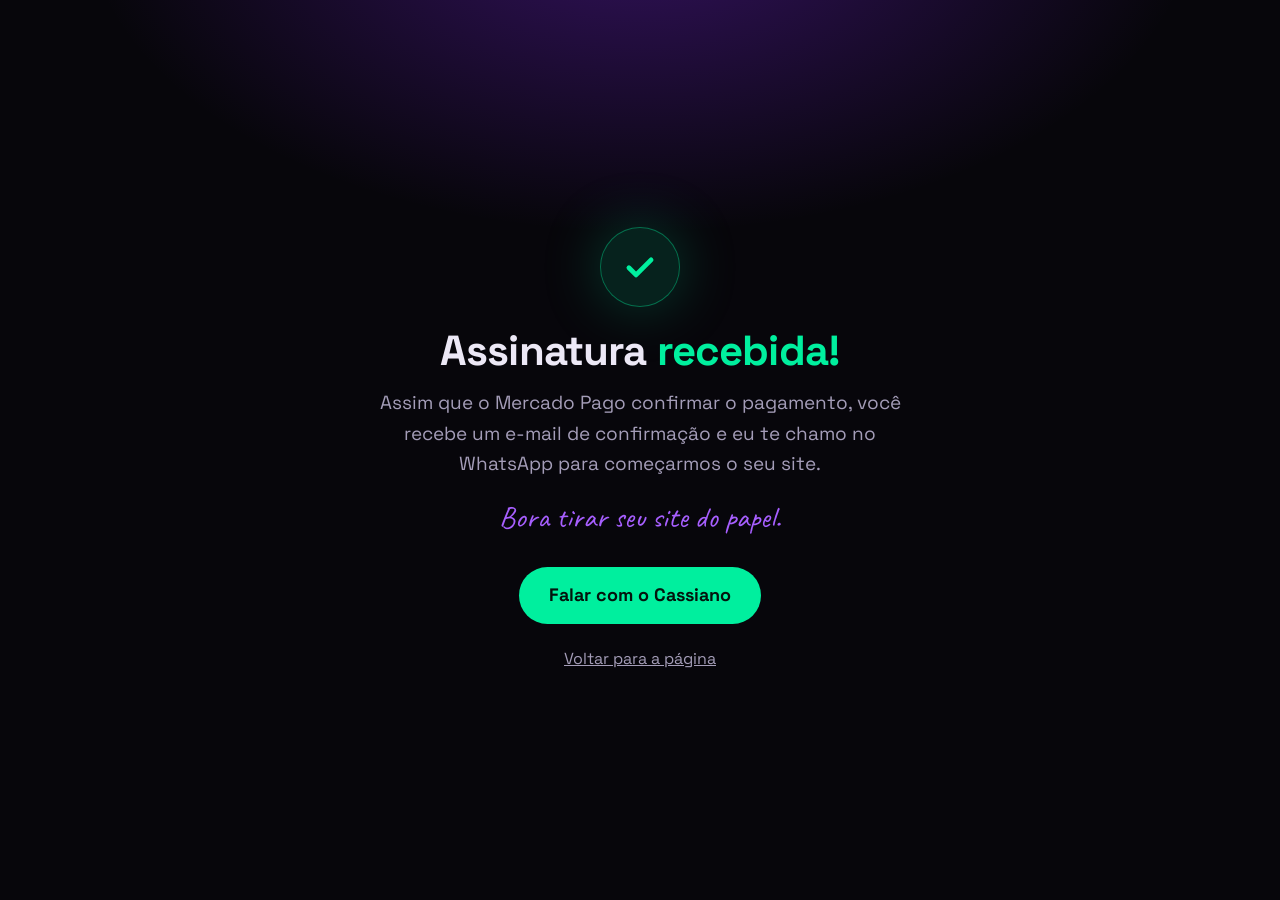
<file: site-por-assinatura/obrigado/index.html>
<!doctype html>
<html lang="pt-BR">
<head>
<meta charset="utf-8">
<meta name="viewport" content="width=device-width, initial-scale=1, viewport-fit=cover">
<title>Assinatura recebida · Cassiano Galvão</title>
<meta name="robots" content="noindex, nofollow">
<meta name="theme-color" content="#07060B">
<link rel="icon" href="/assets/img/favicon.svg" type="image/svg+xml">
<link rel="apple-touch-icon" href="/assets/img/apple-touch-icon.png">
<link rel="stylesheet" href="https://fonts.googleapis.com/css2?family=Caveat:wght@500&family=Space+Grotesk:wght@400;500;700&display=swap">
<style>
  :root{--bg:#07060B;--roxo:#8928FF;--roxo-claro:#A75FFF;--verde:#00EF9E;--txt:#ECE8F6;--muted:#A49DB8}
  *{box-sizing:border-box}
  body{margin:0;min-height:100vh;display:grid;place-items:center;padding:24px;background:radial-gradient(900px 520px at 50% -10%,rgba(137,40,255,.35),transparent 62%),var(--bg);color:var(--txt);font:19px/1.6 'Space Grotesk',system-ui,sans-serif}
  main{width:100%;max-width:560px;text-align:center}
  .ok{width:78px;height:78px;border-radius:50%;margin:0 auto 22px;display:grid;place-items:center;background:rgba(0,239,158,.12);box-shadow:0 0 0 1px rgba(0,239,158,.4),0 0 60px rgba(0,239,158,.25)}
  .ok svg{width:38px;height:38px;stroke:var(--verde);fill:none;stroke-width:3;stroke-linecap:round;stroke-linejoin:round}
  h1{font-size:clamp(30px,6vw,42px);line-height:1.1;margin:0 0 14px;letter-spacing:-.02em}
  h1 em{font-style:normal;color:var(--verde)}
  p{margin:0 0 14px;color:var(--muted)}
  .hand{font-family:'Caveat',cursive;font-size:30px;color:var(--roxo-claro);margin:6px 0 26px}
  .btn{display:inline-flex;align-items:center;justify-content:center;min-height:54px;padding:14px 30px;border-radius:99px;background:var(--verde);color:#03140D;font-weight:700;font-size:18px;text-decoration:none}
  .btn:hover{filter:brightness(1.08)}
  .back{display:block;margin-top:22px;color:var(--muted);font-size:16px}
</style>
</head>
<body>
<main>
  <div class="ok"><svg viewBox="0 0 24 24" aria-hidden="true"><path d="M5 12.5l4.5 4.5L19 7.5"/></svg></div>
  <h1>Assinatura <em>recebida!</em></h1>
  <p>Assim que o Mercado Pago confirmar o pagamento, você recebe um e-mail de confirmação e eu te chamo no WhatsApp para começarmos o seu site.</p>
  <p class="hand">Bora tirar seu site do papel.</p>
  <a class="btn" href="https://wa.me/5522997560717?text=Oi%2C%20Cassiano!%20Acabei%20de%20assinar%20o%20site%20por%20assinatura.">Falar com o Cassiano</a>
  <a class="back" href="/site-por-assinatura/">Voltar para a página</a>
</main>
<script defer src="/api/tags.php"></script>
<script>
/* Evento de assinatura (1x por assinatura) para o Pixel e o Tag Manager */
(function () {
  var id = new URLSearchParams(location.search).get('preapproval_id') || 'x';
  var key = 'sa_sub_' + id, fired = false;
  try { fired = !!localStorage.getItem(key); } catch (e) {}
  if (fired) return;
  var n = 0, t = setInterval(function () {
    n++;
    window.dataLayer = window.dataLayer || [];
    if (window.fbq || n > 40) {
      clearInterval(t);
      try { window.dataLayer.push({ event: 'Subscribe', currency: 'BRL' }); } catch (e) {}
      try { if (window.fbq) window.fbq('track', 'Subscribe', { currency: 'BRL' }); } catch (e) {}
      try { localStorage.setItem(key, '1'); } catch (e) {}
    }
  }, 250);
})();
</script>
</body>
</html>
</file>
